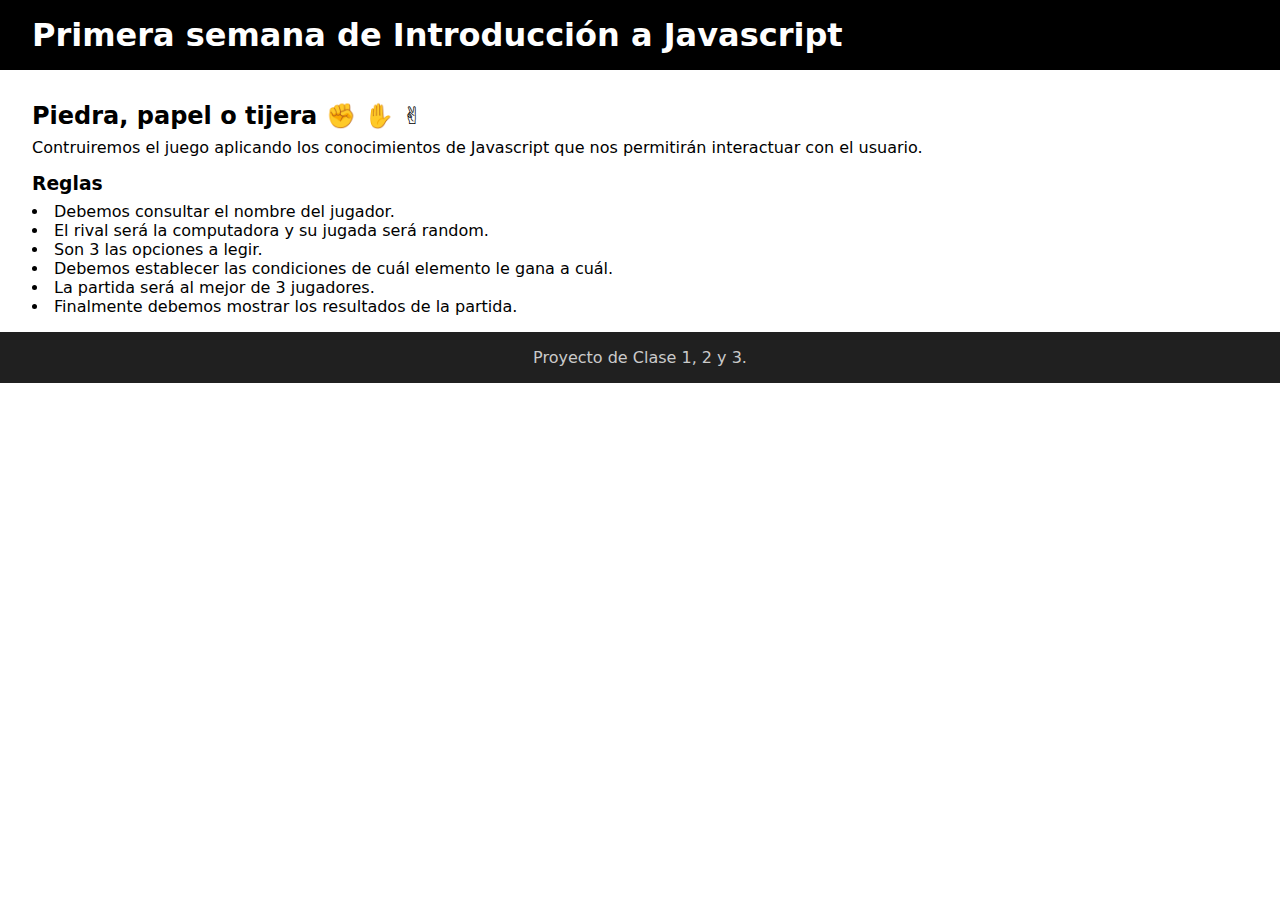
<file: semana-1/index.html>
<!DOCTYPE html>
<html lang="es">

<head>
    <meta charset="UTF-8">
    <meta http-equiv="X-UA-Compatible" content="IE=edge">
    <meta name="viewport" content="width=device-width, initial-scale=1.0">
    <title>Semana 1 - Frontend 2</title>
    <link rel="stylesheet" href="./styles.css">
</head>

<body>

    <header>
        <h1>Primera semana de Introducción a Javascript</h1>
    </header>
    <main>
        <h2>Piedra, papel o tijera <span>✊  ✋  ✌</span></h2>
        <p>Contruiremos el juego aplicando los conocimientos de Javascript que nos permitirán interactuar con el usuario.</p>
        <h3>Reglas</h3>
        <ul>
            <li>Debemos consultar el nombre del jugador.</li>
            <li>El rival será la computadora y su jugada será random.</li>
            <li>Son 3 las opciones a legir.</li>
            <li>Debemos establecer las condiciones de cuál elemento le gana a cuál.</li>
            <li>La partida será al mejor de 3 jugadores.</li>
            <li>Finalmente debemos mostrar los resultados de la partida.</li>
        </ul>
    </main>
    <footer>
        Proyecto de Clase 1, 2 y 3.
    </footer>




    <!-- 👇 Comentar o descomentar para conectar con el script -->
    <script src="./clase1.js"></script>
    <!-- <script src="./clase2.js"></script> -->
    <!-- <script src="./clase3.js"></script> -->
</body>

</html>
</file>
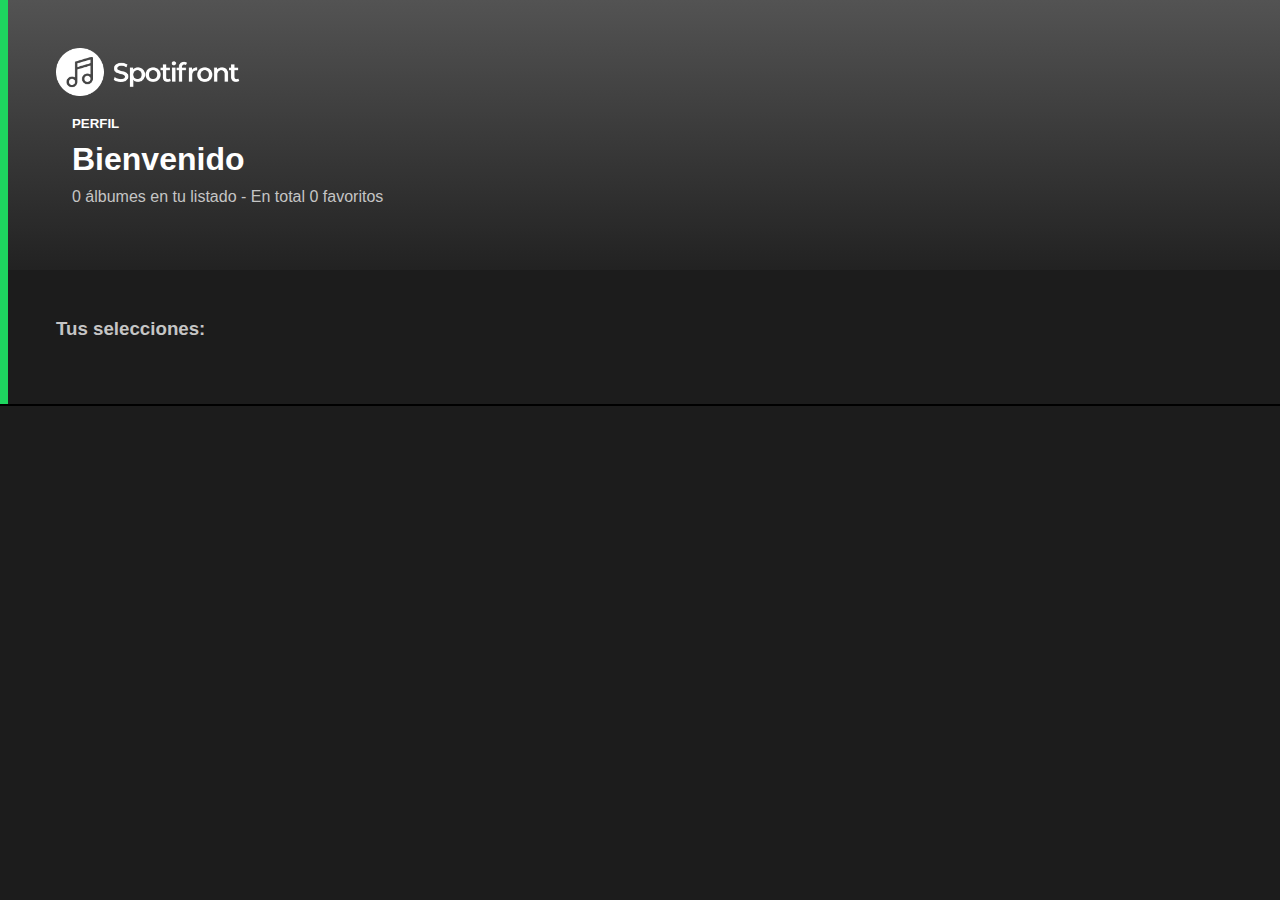
<file: semana-3/index.html>
<!DOCTYPE html>
<html lang="es">

<head>
  <meta charset="UTF-8">
  <meta http-equiv="X-UA-Compatible" content="IE=edge">
  <meta name="viewport" content="width=device-width, initial-scale=1.0">
  <link rel="stylesheet" href="https://cdnjs.cloudflare.com/ajax/libs/font-awesome/4.7.0/css/font-awesome.min.css">
  <link href="./css/styles.css" rel="stylesheet">
  <title>Spotyfront</title>
</head>

<body>

  <header>
    <img id="logo" src="./img/logo-blanco.png" alt="logo spotifront">
    <div class="perfil">
      <h5>PERFIL</h5>
      <h2>Bienvenido <span id="nombreUsuario"></span></h2>
      <p>
        <span id="cant-albums">0 álbumes</span> en tu listado - En total <span id="cant-favoritos">0 favoritos</span>
      </p>
    </div>
  </header>

  <div class="listado">
    <h3>Tus selecciones:</h3>
    <ul class="covers">
      <!-- lista de los covers -->
    </ul>
  </div>

  <footer>
    <!-- banner -->
  </footer>
</body>
<script src="./clase-7.js"></script>
<script src="./clase-8.js"></script>
<script src="./clase-9.js"></script>

</html>
</file>
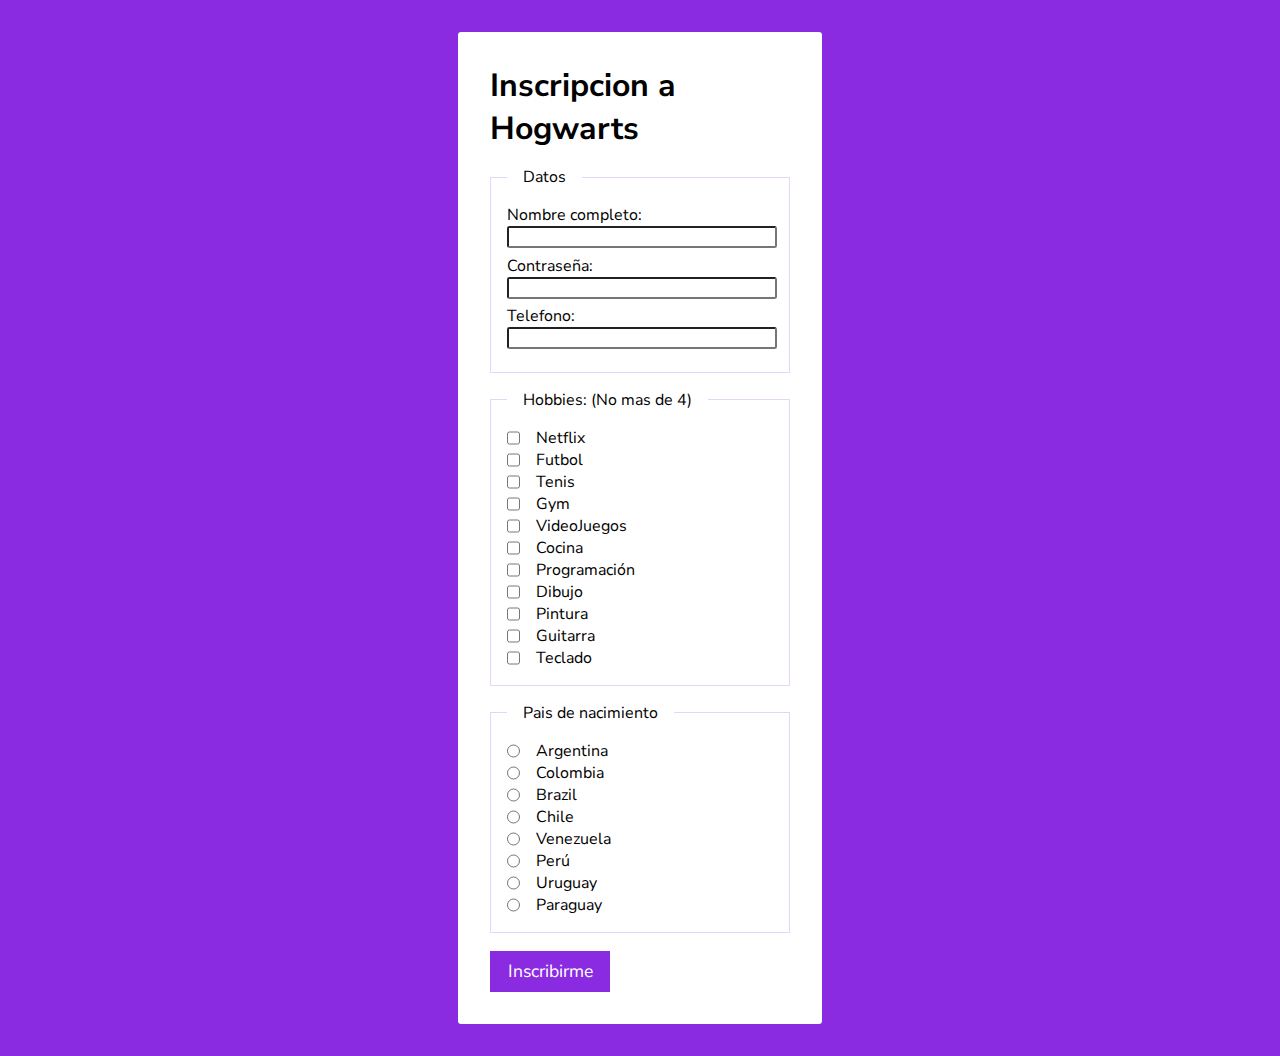
<file: semana-4/index.html>
<!DOCTYPE html>
<html lang="es">

<head>
  <meta charset="UTF-8">
  <meta http-equiv="X-UA-Compatible" content="IE=edge">
  <meta name="viewport" content="width=device-width, initial-scale=1.0">
  <link rel="stylesheet" href="./css/styles.css">
  <title>Semana 4</title>
</head>

<body>
  <form>
    <h1>Inscripcion a Hogwarts</h1>
    <fieldset class="datos">
      <legend>Datos</legend>

      <label for="nom">Nombre completo:</label>
      <input type="text" class="" name="nom" id="nom" autocomplete="off">
      <label for="pass">Contraseña:</label>
      <input type="password" name="pass" id="pass">
      <label for="tel">Telefono:</label>
      <input type="text" name="tel" id="tel">

    </fieldset>

    <fieldset id="listado-hobbies">
      <legend>Hobbies: (No mas de 4)</legend>
      <div class="formGroup">
        <input type="checkbox" name="hobbies" id="Netflix">
        <label for="Netflix">Netflix</label>
      </div>
      <div class="formGroup">
        <input type="checkbox" name="hobbies" id="Futbol">
        <label for="Futbol">Futbol</label>
      </div>
      <div class="formGroup">
        <input type="checkbox" name="hobbies" id="Tenis">
        <label for="Tenis">Tenis</label>
      </div>
      <div class="formGroup">
        <input type="checkbox" name="hobbies" id="Gym">
        <label for="Gym">Gym</label>
      </div>
      <div class="formGroup">
        <input type="checkbox" name="hobbies" id="VideoJuegos">
        <label for="VideoJuegos">VideoJuegos</label>
      </div>
      <div class="formGroup">
        <input type="checkbox" name="hobbies" id="Cocina">
        <label for="Cocina">Cocina</label>
      </div>
      <div class="formGroup">
        <input type="checkbox" name="hobbies" id="Programación">
        <label for="Programacion">Programación</label>
      </div>
      <div class="formGroup">
        <input type="checkbox" name="hobbies" id="Dibujo">
        <label for="Dibujo">Dibujo</label>
      </div>
      <div class="formGroup">
        <input type="checkbox" name="hobbies" id="Pintura">
        <label for="Pintura">Pintura</label>
      </div>
      <div class="formGroup">
        <input type="checkbox" name="hobbies" id="Guitarra">
        <label for="Guitarra">Guitarra</label>
      </div>
      <div class="formGroup">
        <input type="checkbox" name="hobbies" id="Teclado">
        <label for="Teclado">Teclado</label>
      </div>

    </fieldset>

    <fieldset>
      <legend>Pais de nacimiento</legend>
      <div class="formGroup">
        <input type="radio" name="nacionalidad" id="Argentina">
        <label for="Argentina">Argentina </label>
      </div>

      <div class="formGroup">
        <input type="radio" name="nacionalidad" id="Colombiana">
        <label for="Colombiana">Colombia </label>
      </div>

      <div class="formGroup">
        <input type="radio" name="nacionalidad" id="Brazilera">
        <label for="Brazilera">Brazil </label>
      </div>

      <div class="formGroup">
        <input type="radio" name="nacionalidad" id="Chilena">
        <label for="Chilena">Chile </label>
      </div>

      <div class="formGroup">
        <input type="radio" name="nacionalidad" id="Venezolana">
        <label for="Venezolana">Venezuela </label>
      </div>

      <div class="formGroup">
        <input type="radio" name="nacionalidad" id="Perú">
        <label for="Perú">Perú </label>
      </div>

      <div class="formGroup">
        <input type="radio" name="nacionalidad" id="Uruguay">
        <label for="Uruguay">Uruguay </label>
      </div>

      <div class="formGroup">
        <input type="radio" name="nacionalidad" id="Paraguay">
        <label for="Paraguay">Paraguay </label>
      </div>

    </fieldset>
    <button type="submit">Inscribirme</button>
    
  </form>


  <script src="./clase-11.js"></script>
  <script src="./clase-12.js"></script>
</body>

</html>
</file>
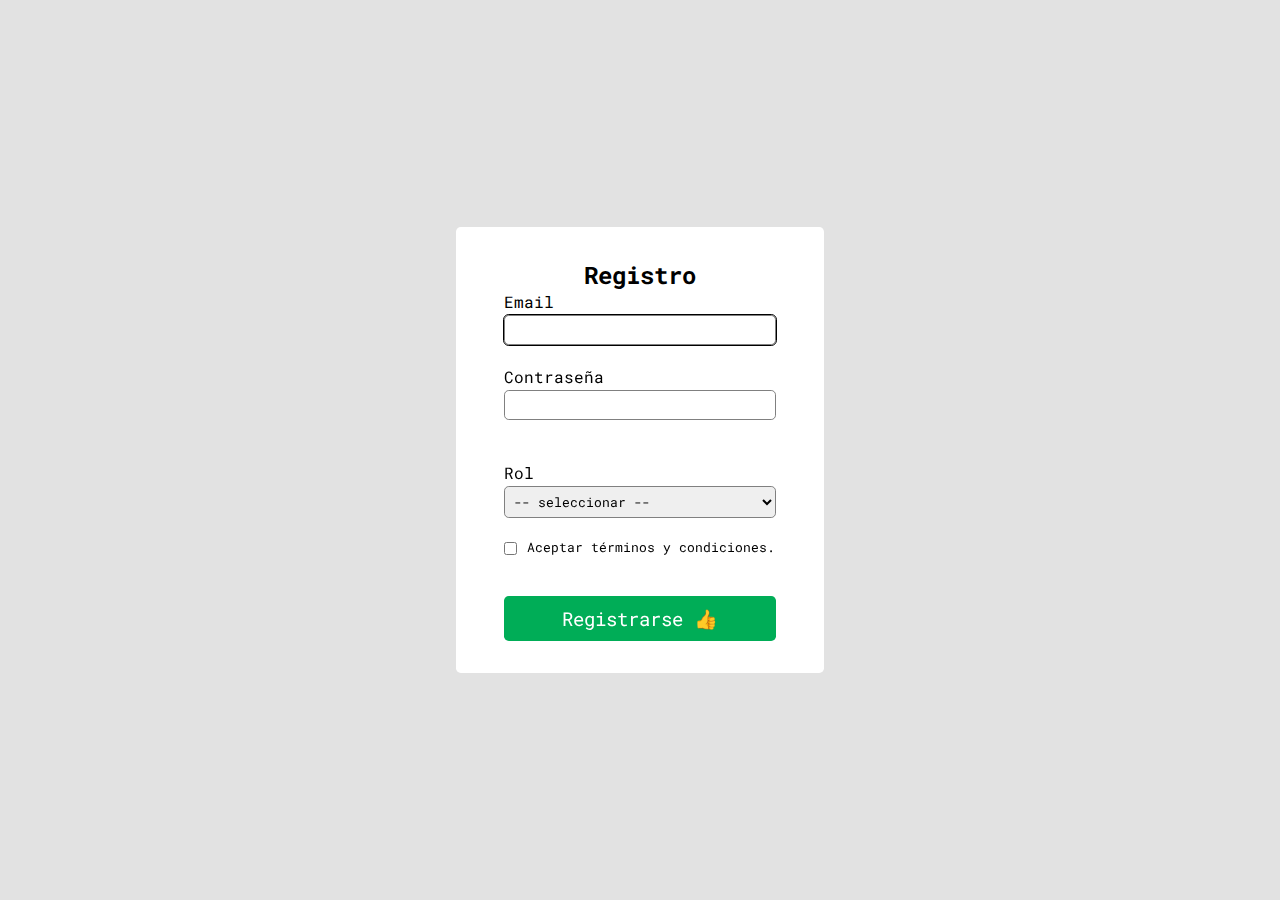
<file: semana-5/index.html>
<!DOCTYPE html>
<html lang="es">

<head>
    <meta charset="UTF-8">
    <meta http-equiv="X-UA-Compatible" content="IE=edge">
    <meta name="viewport" content="width=device-width, initial-scale=1.0">
    <title>Clase 12</title>
    <link href="https://fonts.googleapis.com/css2?family=Roboto+Mono:wght@100;400;700&display=swap" rel="stylesheet">
    <link rel="stylesheet" href="./css/styles.css">
</head>

<body>

    <form>
        <div class="fila">
            <h2>Registro</h2>
        </div>
        <div class="fila">
            <label for="email">Email</label>
            <input type="email" id="email" autofocus>
            <p><small class="error" id="emailError">Debe ser un email válido.</small></p>
        </div>
        <div class="fila">
            <label for="password">Contraseña</label>
            <input type="password" id="password">
            <p><small class="error" id="passwordError">Deben ser al menos 6 caracteres sin espacios e incluir un número.</small></p>
        </div>
        <div class="fila">
            <label for="rol">Rol</label>
            <select id="rol">
                <option hidden disabled selected value>-- seleccionar --</option>
                <option value="frontend">frontend</option>
                <option value="backend">backend</option>
            </select>
            <p><small class="error" id="rolError">Selecciona un rol.</small></p>
        </div>
        <div class="fila">
            <div class="condiciones">
                <input type="checkbox" id="terminos">
                <label for="terminos">Aceptar términos y condiciones.</label>
            </div>
            <p><small class="error" id="terminosError">Debes aceptar los términos.</small></p>
        </div>
        <button type="submit">Registrarse 👍</button>
    </form>


    <script src="./Clase-13.js"></script>
</body>

</html>
</file>
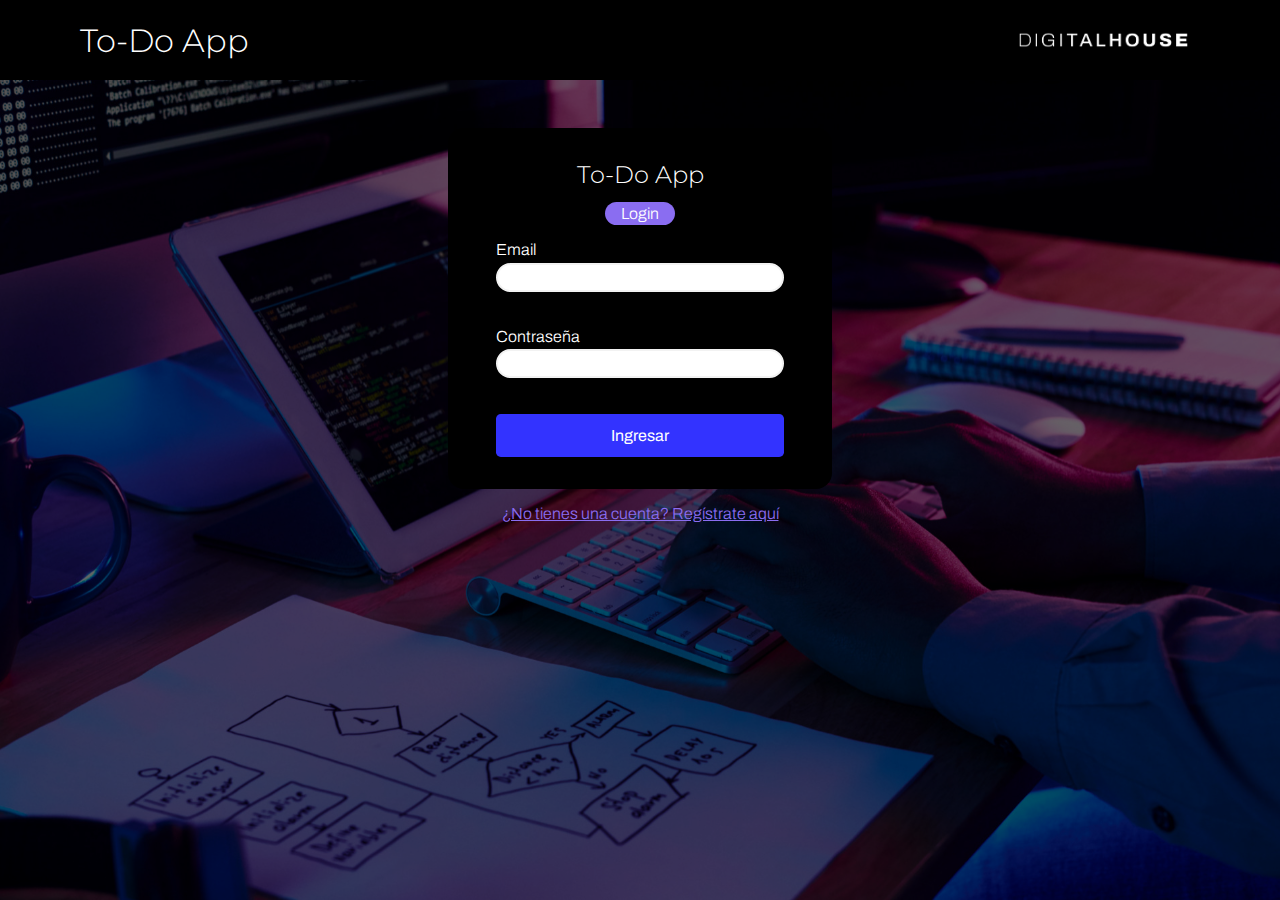
<file: ToDo-App-template-inicial-main-2/index.html>
<!DOCTYPE html>
<html lang="es">

<head>
  <meta charset="UTF-8">
  <meta http-equiv="X-UA-Compatible" content="IE=edge">
  <meta name="viewport" content="width=device-width, initial-scale=1.0">
  <title>ToDo App</title>
  <link rel="icon" type="image/x-icon" href="./assets/DH_Logo_Black.png">
  <meta name="description" content="Digital House CTD | Proyecto integrador | FRONTEND II" />


  <!-- ---------------- estilos compartidos de login y signup ---------------- -->
  <link rel="stylesheet" href="./css/loginSignupStyles.css">

  <!-- ---------------------- logica aplicada en login ----------------------- -->
  <script src="./scripts/utils.js"></script>
  <script src="./scripts/login.js"></script>

</head>

<body>

  <header class="container">
    <nav>
      <h1>To-Do App</h1>
      <img src="./assets/DigitalHouse_Logo_White.png" alt="logo DH">
    </nav>
  </header>

  <div class="container">
    <form>
      <div class="form-header">
        <h2>To-Do App</h2>
        <p class="rounded">Login</p>
      </div>

      <label for="inputEmail">Email</label>
      <input id="inputEmail" type="text" name="Correo Electrónico">
      <span></span>

      <label for="inputPassword">Contraseña</label>
      <input id="inputPassword" type="password" name="Contraseña">
      <span></span>

      <button type="submit">Ingresar</button>

    </form>

    <div class="ingresarA">
      <a href="signup.html">¿No tienes una cuenta? Regístrate aquí</a>
    </div>

  </div>

</body>

</html>
</file>
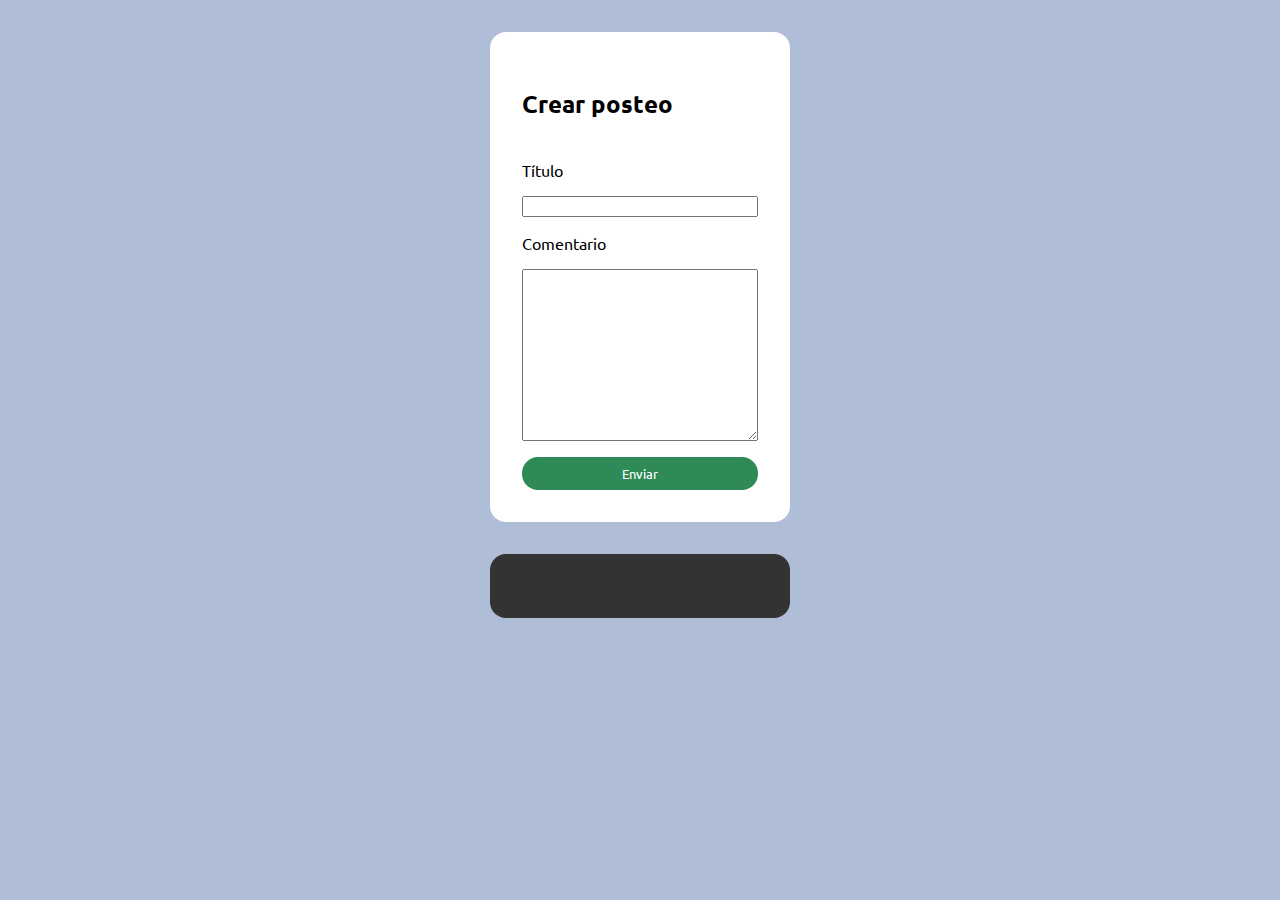
<file: semana-6/post.html>
<!DOCTYPE html>
<html lang="en">

<head>
    <meta charset="UTF-8">
    <meta http-equiv="X-UA-Compatible" content="IE=edge">
    <meta name="viewport" content="width=device-width, initial-scale=1.0">
    <title>Clase 18 - POST</title>
    <link rel="stylesheet" href="./css/styles.css">
</head>
<style>
    form {
        background-color: white;
        border-radius: 1rem;
        max-width: 300px;
        padding: 2rem;
        margin: 0 auto 2rem auto;
        display: flex;
        flex-direction: column;
        gap: 1rem;
    }

    button {
        background-color: seagreen;
        color: white;
        border: none;
        padding: .5rem 0;
        border-radius: 1rem;
    }

    .respuesta {
        background-color: rgb(51, 51, 51);
        color: white;
        border-radius: 1rem;
        max-width: 300px;
        padding: 2rem;
        margin: 0 auto 2rem auto;
        display: flex;
        flex-direction: column;
        gap: .5rem;
    }
</style>

<body>

    <form>
        <h2>Crear posteo</h2>
        <label for="titulo">Título</label>
        <input type="text" name="titulo" id="titulo">
        <label for="comentario">Comentario</label>
        <textarea name="comentario" id="comentario" cols="30" rows="10"></textarea>
        <button type="submit">Enviar</button>
    </form>

    <div class="respuesta">

    </div>


    <script src="./js/clase-18.js"></script>
</body>

</html>
</file>
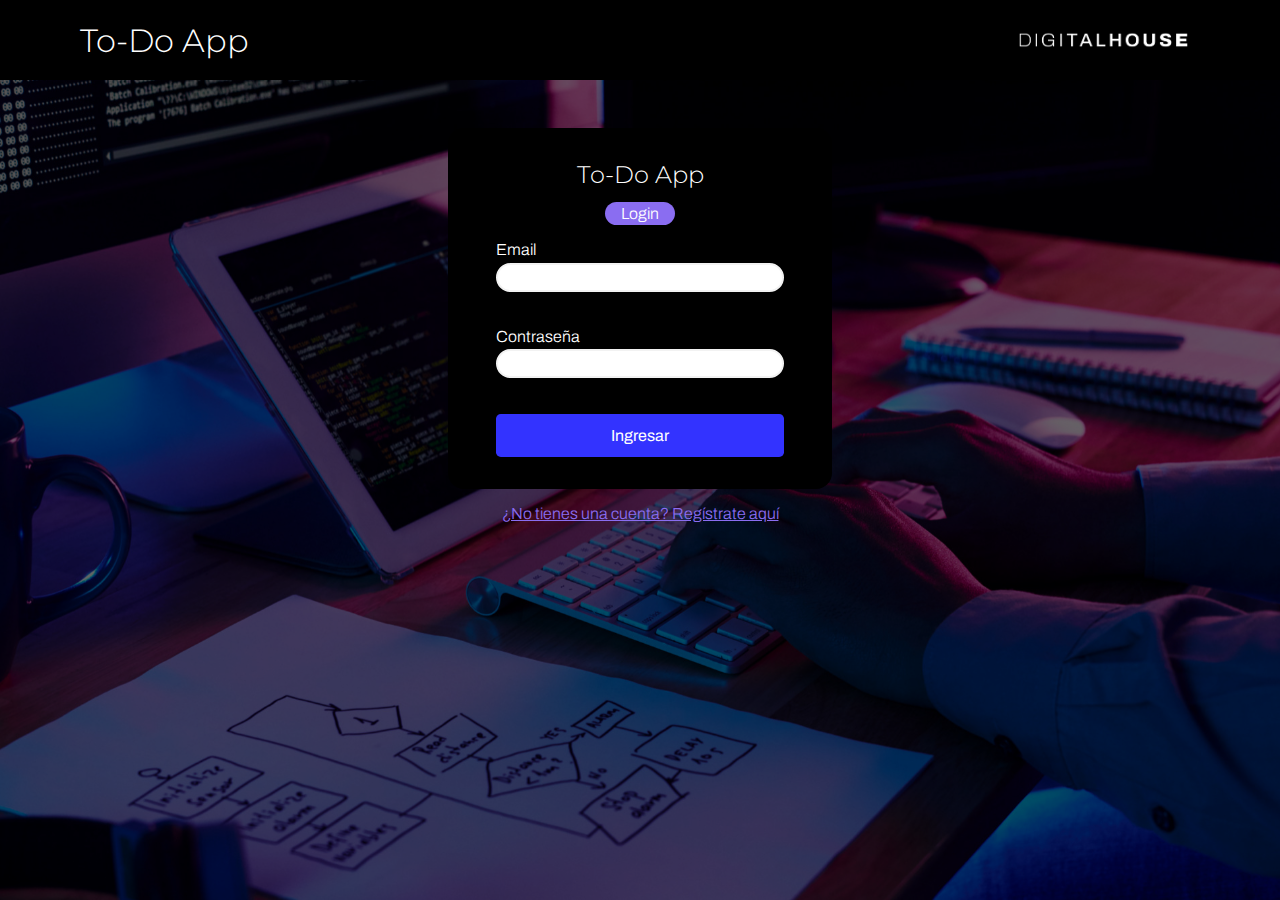
<file: ToDo-App-template-inicial-main-2/mis-tareas.html>
<!DOCTYPE html>
<html lang="es">

<head>
  <meta charset="UTF-8">
  <meta http-equiv="X-UA-Compatible" content="IE=edge">
  <meta name="viewport" content="width=device-width, initial-scale=1.0">
  <title>ToDo App</title>
  <link rel="icon" type="image/x-icon" href="./assets/DH_Logo_Black.png">
  <meta name="description" content="Digital House CTD | Proyecto integrador | FRONTEND II" />

  <!-- ----------------------------- estilos CSS ----------------------------- -->
  <link rel="stylesheet" href="./css/tasksStyles.css">

  <!-- ------------------- libreria de iconos Fontawesome -------------------- -->
  <link rel="stylesheet" href="https://cdnjs.cloudflare.com/ajax/libs/font-awesome/6.1.1/css/all.min.css"
    integrity="sha512-KfkfwYDsLkIlwQp6LFnl8zNdLGxu9YAA1QvwINks4PhcElQSvqcyVLLD9aMhXd13uQjoXtEKNosOWaZqXgel0g=="
    crossorigin="anonymous" referrerpolicy="no-referrer" />

  <!-- logica de la página -->
  <script src="./scripts/taks.js"></script>

</head>

<body>

  <!-- cabecera con barra de navegación -->
  <header class="container">
    <nav>
      <h1>To-Do App</h1>

      <div class="user-info">
        <p>username</p>
        <div class="user-image"></div>
        <button id="closeApp"><i class="fa-solid fa-right-from-bracket"></i> Cerrar sesión</button>
      </div>
    </nav>
  </header>

  <main class="container">
    <!-- carga de tareas -->
    <form class="nueva-tarea">
      <input id="nuevaTarea" type="text" placeholder="nueva tarea">
      <button type="submit"><i class="fa-solid fa-pencil"></i> Crear tarea</button>
    </form>

    <!-- contenedor vacío para las que pasen a pendientes -->
    <ul class="tareas-pendientes">

    </ul>

    <h2>Tareas finalizadas <span id="cantidad-finalizadas">0</span></h2>
    <!-- contenedor vacío para las que pasen a terminadas -->
    <ul class="tareas-terminadas">

    </ul>

  </main>


  <footer>
    <img src="./assets/DH_Logo_White.png" alt="">
    <p>| Frontend II Team ♥</p>
  </footer>
</body>

</html>
</file>
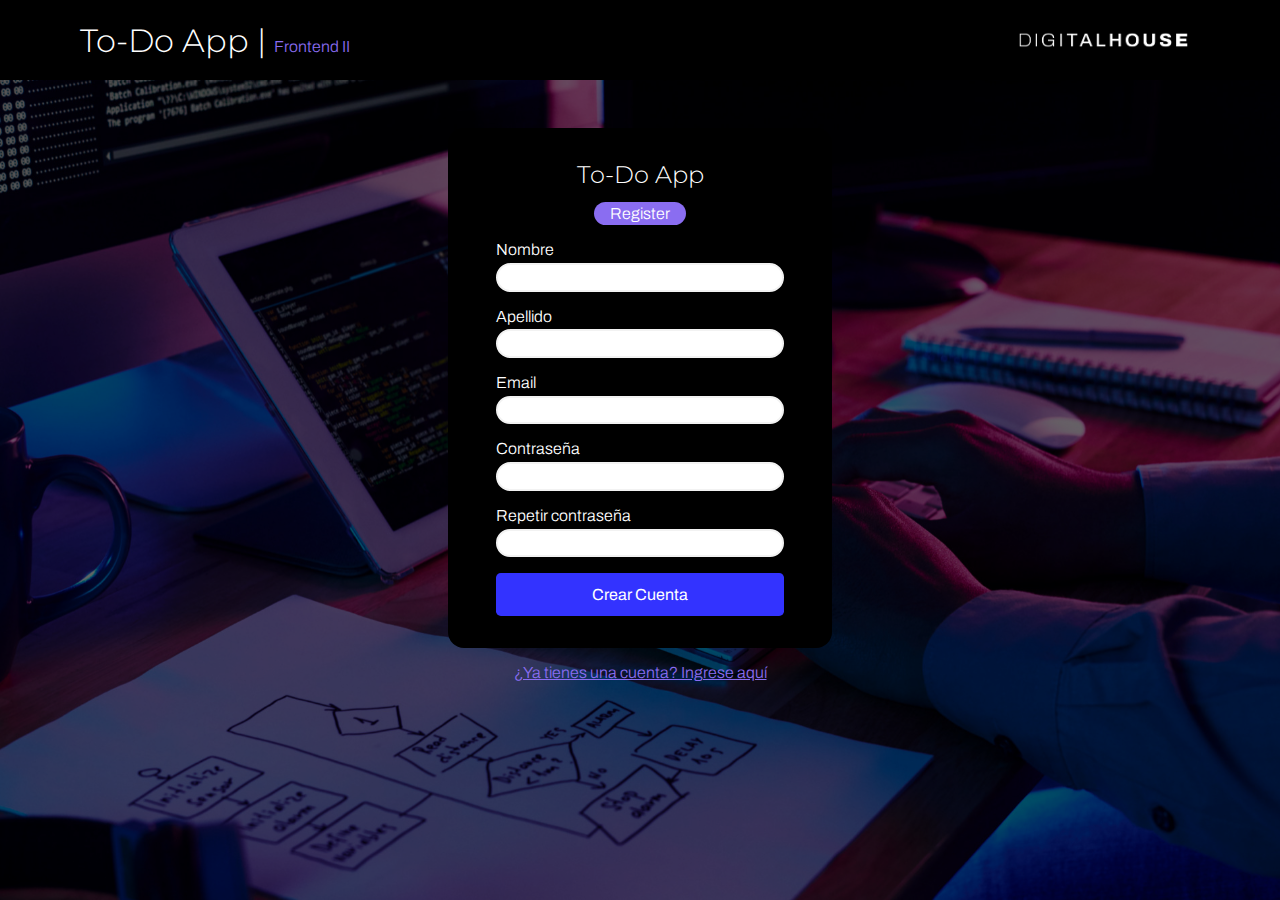
<file: ToDo-App-template-inicial-main-2/signup.html>
<!DOCTYPE html>
<html lang="es">

<head>
  <meta charset="UTF-8">
  <meta http-equiv="X-UA-Compatible" content="IE=edge">
  <meta name="viewport" content="width=device-width, initial-scale=1.0">
  <title>ToDo App</title>
  <link rel="icon" type="image/x-icon" href="./assets/DH_Logo_Black.png">
  <meta name="description" content="Digital House CTD | Proyecto integrador | FRONTEND II"/>


  <!-- ---------------- estilos compartidos de login y signup ---------------- -->
  <link rel="stylesheet" href="./css/loginSignupStyles.css">


  <!-- ---------------------- logica aplicada en register -------------------- -->
  <script src="./scripts/utils.js"></script>
  <script src="./scripts/signup.js"></script>

</head>

<body>
  <header class="container">
    <nav>
      <h1>To-Do App | <span>Frontend II</span></h1>
      <img src="./assets/DigitalHouse_Logo_White.png" alt="logo DH">
    </nav>
  </header>

  <div class="container">
    <form>
      <div class="form-header">
        <h2>To-Do App</h2>
        <p class="rounded">Register</p>
      </div>

      <label>Nombre</label>
      <input id="inputNombre" type="text">

      <label>Apellido</label>
      <input id="inputApellido" type="text">

      <label>Email</label>
      <input id="inputEmail" type="text">

      <label>Contraseña</label>
      <input id="inputPassword" type="password">

      <label>Repetir contraseña</label>
      <input id="inputPasswordRepetida" type="password">

      <button type="submit">Crear Cuenta</button>
    </form>

    <div class="ingresarA">
      <a href="index.html">¿Ya tienes una cuenta? Ingrese aquí</a>
    </div>
  </div>

</body>

</html>
</file>
<file: semana-1/styles.css>
html {
    scroll-behavior: smooth;
}

* {
    margin: 0;
    padding: 0;
    box-sizing: border-box;
}

body {
    font-family: system-ui, -apple-system, BlinkMacSystemFont, 'Segoe UI', Roboto, Oxygen, Ubuntu, Cantarell, 'Open Sans', 'Helvetica Neue', sans-serif;
}

header {
    padding: 1rem 2rem;
    background-color: black;
    color: white;
}

main {
    padding: 1rem 2rem;

}
h2,h3{
    margin: 1rem 0 .5rem 0;
}

ul {
    list-style-position: inside;
}

footer {
    padding: 1rem;
    background-color: rgb(32, 32, 32);
    color: rgb(202, 202, 202);
    text-align: center;
}
</file>
<file: semana-3/css/styles.css>
:root {
    --gris: #535353;
    --gris-2: #222222;
    --gris-2-trasluz: #22222285;
    --gris-oscuro: #1C1C1C;
    --verde: #1ED55F;
    --letras: #C5C5C5;
}

* {
    padding: 0;
    margin: 0;
}

body {
    background: var(--gris-oscuro);
    color: var(--letras);
    font-family: Arial, Helvetica, sans-serif;
}

header {
    background: linear-gradient(var(--gris), var(--gris-2));
    padding: 3rem;
    border-left: .5rem solid var(--verde);
}

#logo {
    height: 3em;
}

.perfil {
    padding: 1em;
}

.perfil h5 {
    color: white;
    font-weight: bold;
}

.perfil h2 {
    font-size: 2em;
    color: white;
    padding: 10px 0;
}

.listado {
    border-left: .5rem solid var(--verde);
    padding: 3rem;
}

.listado h3 {
    margin-bottom: 1rem;
}

.covers {
    display: flex;
    flex-wrap: wrap;
    align-content: flex-start;
    gap: 2rem;
    list-style: none;
    padding-left: 50px;
}
.covers button{
    background-color: transparent;
    border: none;
    color: white;
    padding: 0.2rem;
    cursor: pointer;
    display: inline-block;
    margin-left: auto;
}

li {
    width: 15%;
    border-radius: 3px;
    padding: 1.5rem;
    background-color: var(--gris-2);
}

li:hover {
    background-color: var(--gris-2-trasluz);
}

li img {
    width: 100%;
    margin-bottom: 1em;
}

.covers li i {
    position: relative;
    left: 90%;
    cursor: pointer;
}

.covers li i:hover {
    opacity: 0.7;
}

.covers li i:active {
    opacity: 1;
}

.favorito {
    color: var(--verde);
}

footer{
    padding: 1rem;
    border-top: 2px solid black;
    text-align: center;
    cursor: pointer;
}
</file>
<file: semana-4/css/styles.css>
@import url('https://fonts.googleapis.com/css2?family=Nunito+Sans:wght@200;400&display=swap');

* {
  margin: 0;
  padding: 0;
  font-family: 'Nunito Sans', sans-serif;
}

body {
  background-color: blueviolet;
}

form {
  background-color: white;
  width: 300px;
  padding: 2em;
  margin: 2em auto;
  border-radius: .2em;
}

h1 {
  margin-bottom: .5em;
}

fieldset {
  display: flex;
  flex-direction: column;
  /* flex-wrap: wrap; */
  width: 100%;
  border: none;
  border: 1px solid rgba(137, 43, 226, 0.205);
  margin-top: 1em;
  box-sizing: border-box;
  padding: 1em;
}

fieldset legend {
  padding: 0 1em;
}

.datos input {
  width: 100%;
  margin-bottom: .5em;
  border-radius: .2em;
}

.formGroup {
  width: 100%;
  display: flex;
  gap: 1em;
}

button {
  background-color: blueviolet;
  color: white;
  font-size: 1.1em;
  padding: .5em 1em;
  border: none;
  margin-top: 1em;
  cursor: pointer;
}

button:disabled {
  opacity: .5;
  cursor: not-allowed;
}
</file>
<file: semana-5/css/styles.css>
:root {
    --primary: rgb(0, 173, 87);
    --secondary: rgb(0, 114, 221);
    --danger: red;

}

* {
    padding: 0;
    margin: 0;
    box-sizing: border-box;
    border-radius: .3rem;
}

body {
    font-family: 'Roboto Mono', monospace, sans-serif;
    background-color: rgb(226, 226, 226);
    display: flex;
    justify-content: center;
    align-items: center;
    height: 100vh;
}

form {
    background-color: white;
    width: 23rem;
    padding: 2rem 3rem;
    display: flex;
    flex-direction: column;
}

h2 {
    text-align: center;
}

.fila {
    display: flex;
    flex-direction: column;
}

input:focus-visible,
select:focus-visible {
    outline: 1px solid black;
}

input,
select {
    outline: none;
    border: 1px solid gray;
    margin-top: 3px;
    padding: 5px;
    font-family: 'Roboto Mono', monospace, sans-serif;

}

.condiciones {
    display: flex;
    align-items: center;
    gap: 10px;

}

.condiciones label {
    font-size: .8rem;
}

form button {
    font-family: 'Roboto Mono', monospace, sans-serif;
    padding: 10px;
    font-size: 1.2rem;
    border: none;
    background-color: var(--primary);
    color: white;
    cursor: pointer;
    margin-top: 20px;
}

form button:disabled {
    opacity: 0.6;
    cursor: not-allowed;
}

.error {
    color: var(--danger);
    font-size: .7rem;
    visibility: hidden;
}

.visible {
    visibility: visible;
}

/* -------------------------------- page user ------------------------------- */
.user {
    background-color: #ddd;
    padding: 20px;
    border: 1px solid rgb(181, 181, 181);
    text-align: center;
}

.user img {
    max-width: 80%;
    border-radius: 50vh;
    border: 2px solid white;
}

.bg-primary {
    background-color: var(--secondary);
}
</file>
<file: ToDo-App-template-inicial-main-2/css/loginSignupStyles.css>
@import url('./globalStyles.css');

body {
    background-image: url('../assets/wallpaper1.jpg');
    background-repeat: no-repeat;
    background-position: center;
    background-size: cover;
    /* capa sobre fondo */
    box-shadow: inset 0 0 0 1000px rgba(0, 0, 0, .6);

}

header {
    background-color: var(--negro);
    height: 5rem;
    margin-bottom: 3rem;
}

nav {
    padding: 1rem;
    height: 100%;
    display: flex;
    justify-content: space-between;
    align-items: center;
}

nav h1 span {
    font-weight: 300;
    font-size: 1rem;
    color: var(--lila);
}

nav img {
    display: block;
    height: 80%;
}

.container {
    padding: 0 5%;
}

form {
    background-color: var(--negro);
    max-width: 24rem;
    margin: 0 auto;
    padding: 2rem 3rem;
    border-radius: 1rem;
    display: flex;
    flex-direction: column;
}


.form-header {
    display: flex;
    flex-direction: column;
    align-items: center;
    margin-bottom: 1rem;
}

.form-header h2 {
    margin-bottom: .8rem;
}

.form-header p {
    background-color: var(--lila);
    padding: .2rem 1rem;
}

form label {
    margin-bottom: .3rem;
}

form input {
    border-radius: 100vh;
    margin-bottom: 1rem;
    padding: .3rem 1rem;
    border: 2px solid var(--app-grey);
}

form input:focus {
    outline: none;
    border: 2px solid var(--lila);
}

form button {
    background-color: var(--azul);
    color: white;
    padding: .8rem 0;
    border-radius: .3rem;
    font-size: 1rem;
    font-weight: 400;
}

form button:hover {
    background-color: var(--azul-hover);
}

.ingresarA {
    padding: 1rem 0;
    text-align: center;
}

.ingresarA a {
    color: var(--lila);
}

.ingresarA a:hover {
    color: var(--azul);
}


/* Estilos para ver la validación */
form span {
    padding-bottom: 20px;
    text-align: center;
}

.invalid {
    border: solid 2px red;
    box-shadow: 0 0 10px red;
}

.error {
    color: red;
    display: block;
}
</file>
<file: semana-6/css/styles.css>
@import url('https://fonts.googleapis.com/css2?family=Ubuntu:wght@300;400;700&display=swap');

:root {
    --primary: #bc002e;
    --black: #080808;
    --app-grey: rgb(175, 189, 214);
  }

*{
    padding: 0;
    margin: 0;
    box-sizing: border-box;
    font-family: 'Ubuntu', sans-serif;
}
body{
  background-color: var(--app-grey);
  padding: 2em 0;
}
h2{
  padding: 1em 0;
}
img{
  width: 100%;
}
main{
  margin: 0 auto;
  padding: 0 2em;
  max-width: 600px;
  display: flex;
  flex-direction: column;
  gap: 1em;
}

.mostrar{
  display: flex;
  justify-content: end;
}
.mostrar button{
  border: none;
  background-color: transparent;
  color: blue;
  font-size: 1rem;
  cursor: pointer;
}

.comentarios{
  display: flex;
  flex-direction: column;
  gap: .7em;
}
.comentario{
  background-color: #e5e5e5;
  padding: .5em 1em;
}
</file>
<file: ToDo-App-template-inicial-main-2/css/tasksStyles.css>
@import url('./globalStyles.css');


body {
    background-color: var(--oscuro);
    background-image: url('../assets/wallpaper3.jpg');
    background-repeat: no-repeat;
    background-position: center;
    background-size: cover;
    /* capa sobre fondo */
    box-shadow: inset 0 0 0 1000px rgba(0, 0, 0, .8);

}

header {
    background-color: var(--negro);
    height: 5rem;
    margin-bottom: 3rem;
}

nav {
    padding: 1rem;
    height: 100%;
    display: flex;
    justify-content: space-between;
    align-items: center;
}

nav .user-info {
    display: flex;
    justify-content: space-between;
    align-items: center;
}

nav .user-info .user-image {
    width: 40px;
    height: 40px;
    background-color: white;
    background-image: url('../assets/user.png');
    background-repeat: no-repeat;
    background-position: center;
    background-size: cover;
    border-radius: 50vh;
    margin-left: .5rem;
}

nav .user-info button {
    background-color: var(--laranja);
    color: white;
    padding: .5rem 1rem;
    margin-left: 2rem;
    border-radius: .3rem;
    font-size: .8rem;
    font-weight: 400;
}


.container {
    padding: 0 5%;
}

form {
    background-color: var(--negro);
    padding: 2rem 3rem;
    margin-bottom: 1rem;
    border-radius: 1rem;
    display: flex;
    justify-content: space-around;
    align-items: center;
}

form input {

    flex-grow: 1;
    border-radius: 100vh;
    padding: .3rem 1rem;
    border: 2px solid var(--app-grey);
}

form input:focus {
    outline: none;
    border: 2px solid var(--lila);
}

form button {
    background-color: var(--azul);
    color: white;
    padding: .8rem 1.5rem;
    border-radius: .3rem;
    font-size: 1rem;
    margin-left: 1rem;
    font-weight: 400;
}

form button:hover {
    background-color: var(--azul-hover);
}

main ul {
    color: black;
}

main h2 {
    margin: 1.5rem 0 .5rem 0;
}

/* ------------Tareas pendientes */
.tareas-pendientes .tarea {
    background-color: var(--app-grey);
    margin-bottom: .7rem;
    border-radius: .5rem;
    border-left: .6rem solid grey;
    padding: .5rem 1rem;
    display: flex;
    justify-content: space-between;
    align-items: center;
}

.tareas-pendientes .tarea i {
    pointer-events: none;
    color: grey;
    font-size: 1.4rem;
    border-radius: 50vh;
}

.tareas-pendientes .tarea button {
    border-radius: 50vh;
}

.tareas-pendientes .tarea button:hover i {
    color: var(--verde);
}

.tareas-pendientes .tarea button:active {
    background-color: var(--verde);
}

.tareas-pendientes .tarea .descripcion {
    padding: .3rem .5rem;
    flex-grow: 1;
    display: flex;
    align-items: center;
}

.tareas-pendientes .tarea .descripcion .nombre {
    flex-grow: 1;
}

.tareas-pendientes .tarea .descripcion .timestamp {
    margin-left: 1rem;
    padding: .3rem .8rem;
    border-radius: 50vh;
    background-color: white;
    color: grey;
    font-size: .9rem;
}

/* ------------Tareas terminadas */
#cantidad-finalizadas {
    background-color: var(--verde);
    border-radius: 50vh;
    padding: .1rem .5rem;
}

.tareas-terminadas .tarea {
    background-color: var(--app-grey);
    margin-bottom: .7rem;
    border-radius: .5rem;
    border-left: .6rem solid var(--verde);
    padding: .5rem;
    display: flex;
    justify-content: space-between;
    align-items: center;
}

.tareas-terminadas .tarea .hecha i {
    font-size: 1.4rem;
    border-radius: 50vh;
    color: var(--verde);
}

.cambios-estados i {
    pointer-events: none;
}

.tareas-terminadas .tarea .descripcion {
    padding: .3rem .5rem;
    color: grey;
    flex-grow: 1;
    display: flex;
    align-items: center;
}

.tareas-terminadas .tarea .descripcion .nombre {
    text-decoration: line-through;
    flex-grow: 1;
}

.tareas-terminadas .tarea .descripcion button {
    font-size: .9rem;
    color: white;
    margin-left: .6rem;
    padding: .4rem;
    border-radius: .3rem;
}

.tareas-terminadas .tarea .cambios-estados button:hover {
    color: var(--negro);
}

.tareas-terminadas .tarea .cambios-estados button:active {
    color: white;
}

.tareas-terminadas .tarea .descripcion .incompleta {
    background-color: var(--azul);
}

.tareas-terminadas .tarea .descripcion .borrar {
    background-color: var(--laranja);
}

footer {
    height: 2rem;
    width: 100%;
    background-color: var(--negro);
    position: fixed;
    bottom: 0;
    display: flex;
    justify-content: center;
    align-items: center;
}

footer img {
    height: 100%;
}
</file>
